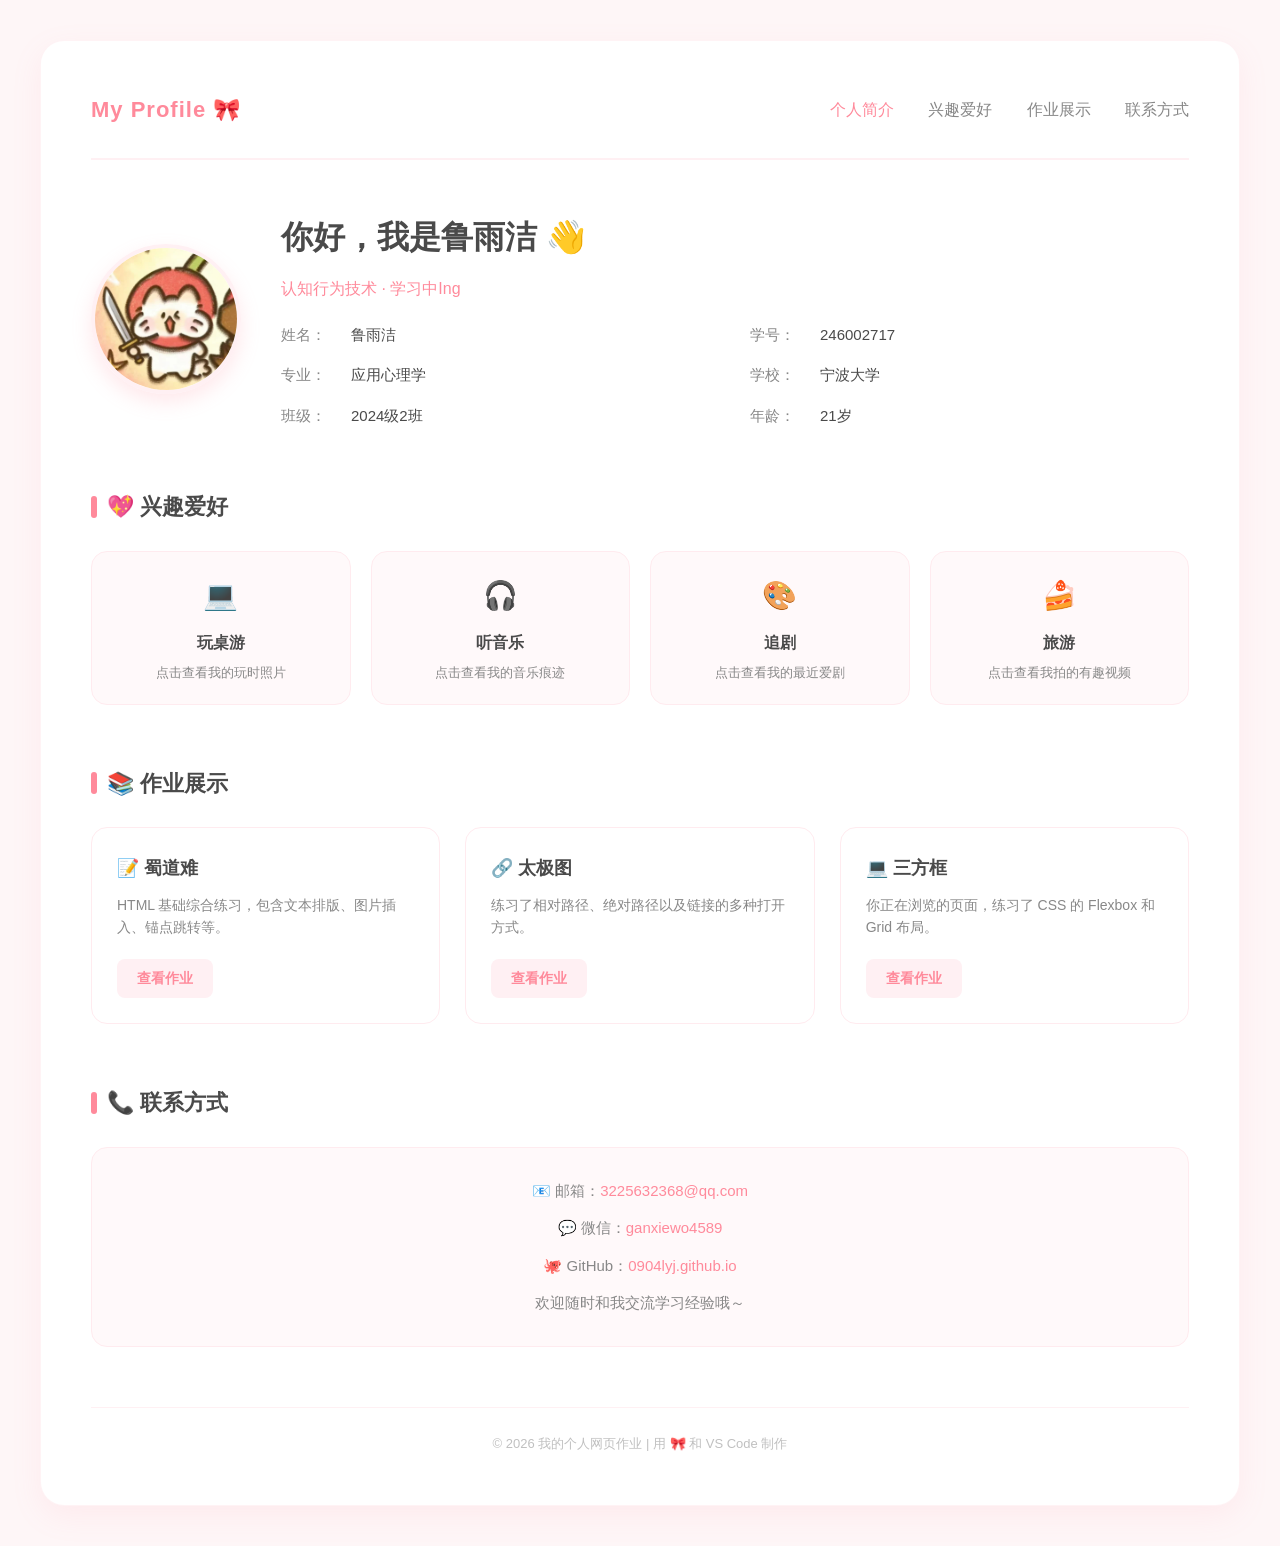
<file: index.html>
<!DOCTYPE html>
<html lang="zh-CN">
<head>
    <meta charset="UTF-8">
    <meta name="viewport" content="width=device-width, initial-scale=1.0">
    <title>我的个人主页 🎀</title>
    <link rel="stylesheet" href="style.css">
    <link rel="stylesheet" href="profile.css">
    <link rel="stylesheet" href="hobbies.css">
    <link rel="stylesheet" href="homework.css">
    <link rel="stylesheet" href="contact.css">
</head>
<body>
    <div class="container">
        <nav>
            <div class="logo">My Profile 🎀</div>
            <div class="nav-links">
                <a href="#profile" class="active">个人简介</a>
                <a href="#hobbies">兴趣爱好</a>
                <a href="#homework">作业展示</a>
                <a href="#contact">联系方式</a>
            </div>
        </nav>

        <!-- 1. 个人简介 -->
        <div class="profile-section" id="profile">
            <img src="avatar.jpg" alt="头像" class="avatar">
            <div class="profile-info">
                <h1>你好，我是鲁雨洁 👋</h1>
                <div class="subtitle">认知行为技术 · 学习中Ing</div>
                <!-- 基本信息 -->
                <div class="info-grid">
                    <div class="info-item"><span>姓名：</span>鲁雨洁</div>
                    <div class="info-item"><span>学号：</span>246002717</div>
                    <div class="info-item"><span>专业：</span>应用心理学</div>
                    <div class="info-item"><span>学校：</span>宁波大学</div>
                    <div class="info-item"><span>班级：</span>2024级2班</div>
                    <div class="info-item"><span>年龄：</span>21岁</div>
                </div>
            </div>
        </div>

        <!-- 2. 兴趣爱好 -->
        <div class="hobbies-section" id="hobbies">
            <h2 class="section-title">💖 兴趣爱好</h2>
            <div class="hobby-grid">
                <!-- 注意：这里的 onclick 改成了 openModal('xxx') 这种写法 -->
                <div class="hobby-card" onclick="openModal('img1')">
                    <span class="hobby-icon">💻</span>
                    <h3>玩桌游</h3>
                    <p>点击查看我的玩时照片</p>
                </div>
                <div class="hobby-card" onclick="openModal('img2')">
                    <span class="hobby-icon">🎧</span>
                    <h3>听音乐</h3>
                    <p>点击查看我的音乐痕迹</p>
                </div>
                <div class="hobby-card" onclick="openModal('img3')">
                    <span class="hobby-icon">🎨</span>
                    <h3>追剧</h3>
                    <p>点击查看我的最近爱剧</p>
                </div>
                <!-- 视频弹窗 -->
                <div class="hobby-card" onclick="openModal('video4')">
                    <span class="hobby-icon">🍰</span>
                    <h3>旅游</h3>
                    <p>点击查看我拍的有趣视频</p>
                </div>
            </div>
        </div>

        <!-- 3. 作业展示 -->
        <div class="homework-section" id="homework">
            <h2 class="section-title">📚 作业展示</h2>
            <div class="homework-grid">
                <div class="homework-card">
                    <h3>📝 蜀道难</h3>
                    <p>HTML 基础综合练习，包含文本排版、图片插入、锚点跳转等。</p>
                    <a href="练习文本-蜀道难.html" class="btn">查看作业</a>
                </div>
                <div class="homework-card">
                    <h3>🔗 太极图</h3>
                    <p>练习了相对路径、绝对路径以及链接的多种打开方式。</p>
                    <a href="04.html" class="btn">查看作业</a>
                </div>
                <div class="homework-card">
                    <h3>💻 三方框</h3>
                    <p>你正在浏览的页面，练习了 CSS 的 Flexbox 和 Grid 布局。</p>
                    <a href="02.html" class="btn">查看作业</a>
                </div>
            </div>
        </div>

        <!-- 4. 联系方式 -->
        <div class="contact-section" id="contact">
            <h2 class="section-title">📞 联系方式</h2>
            <div class="contact-box">
                <p>📧 邮箱：<a href="mailto:3225632368@qq.com" class="contact-link">3225632368@qq.com</a></p>
                <p>💬 微信：<span class="contact-link">ganxiewo4589</span></p>
                <p>🐙 GitHub：<a href="https://0904lyj.github.io" target="_blank" class="contact-link">0904lyj.github.io</a></p>
                <p class="contact-note">欢迎随时和我交流学习经验哦～</p>
            </div>
        </div>

        <!-- 底部 -->
        <footer>
            <p>© 2026 我的个人网页作业 | 用 🎀 和 VS Code 制作</p>
        </footer>

    </div>

    <!-- 1. 图片弹窗 (玩桌游) -->
    <div id="img1" class="modal-overlay" onclick="closeModal('img1')">
        <div class="modal-content">
            <img src="hobby1.jpg" alt="玩桌游">
            <p>点击空白处关闭</p>
        </div>
    </div>

    <!-- 2. 图片弹窗 (听音乐) -->
    <div id="img2" class="modal-overlay" onclick="closeModal('img2')">
        <div class="modal-content">
            <img src="hobby2.jpg" alt="听音乐">
            <p>点击空白处关闭</p>
        </div>
    </div>

    <!-- 3. 图片弹窗 (追剧) -->
    <div id="img3" class="modal-overlay" onclick="closeModal('img3')">
        <div class="modal-content">
            <img src="hobby3.jpg" alt="追剧">
            <p>点击空白处关闭</p>
        </div>
    </div>

    <!-- 4. 视频弹窗 (旅游) -->
    <div id="video4" class="modal-overlay" onclick="closeModal('video4')">
        <div class="modal-content" onclick="event.stopPropagation()">
            <video id="travelVideo" src="travel.mp4" controls></video>
            <p>点击空白处关闭</p>
        </div>
    </div>

    <script>
        // 打开弹窗
        function openModal(id) {
            document.getElementById(id).style.display = 'flex';
        }
        
        // 关闭弹窗
        function closeModal(id) {
            document.getElementById(id).style.display = 'none';
            
            if (id === 'video4') {
                const video = document.getElementById('travelVideo');
                video.pause();
                video.currentTime = 0;
            }
        }
    </script>

</body>
</html>
</file>
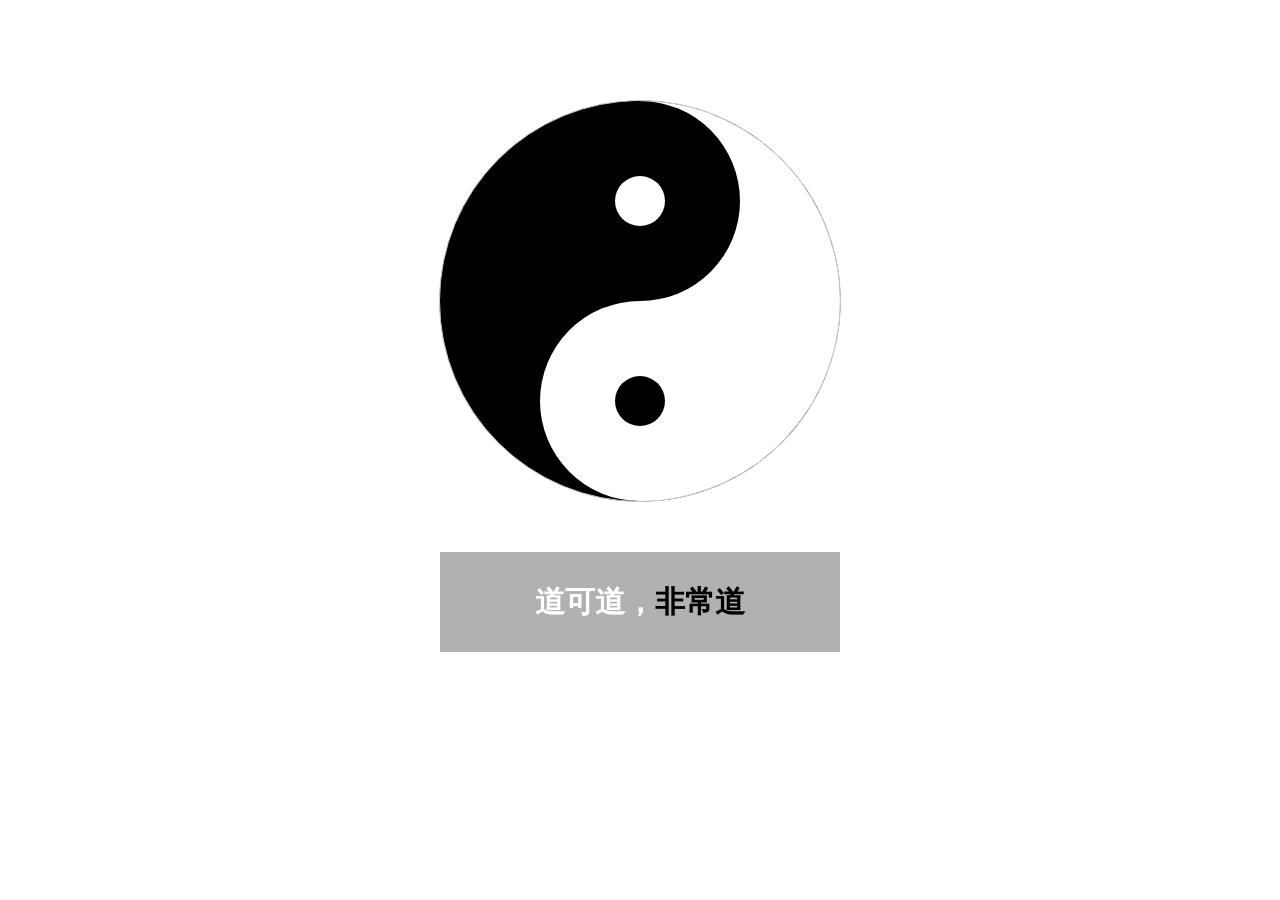
<file: 04.html>
<!DOCTYPE html>
<html lang="zh-CN">
<head>
    <meta charset="UTF-8">
    <title>练习2 - 太极与文字</title>
    <link rel="stylesheet" href="./04.css">
</head>
<body>
    <div class="taiji">
        <div class="half-white"></div>        
        <div class="top-black-circle"></div>  
        <div class="bottom-white-circle"></div>
        <div class="top-white-dot"></div>     
        <div class="bottom-black-dot"></div>  
    </div>
    <div class="text-box">
        <span class="text-white">道可道，</span><span class="text-black">非常道</span>
    </div>
</body>
</html>
</file>
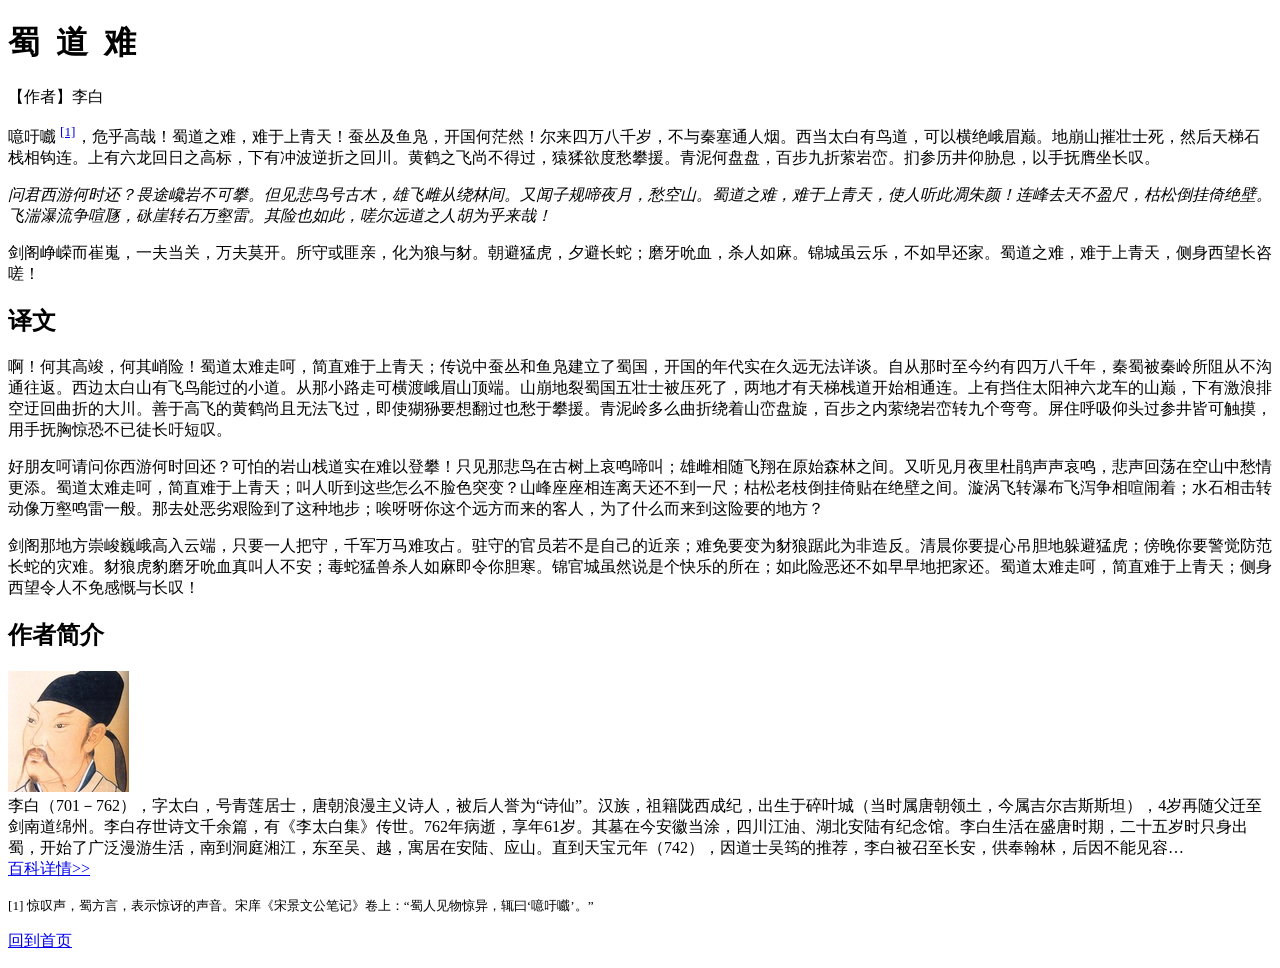
<file: 练习文本-蜀道难.html>
<!DOCTYPE html>
<html lang="zh-CN">
<head>
    <meta charset="UTF-8">
    <title>蜀道难</title>
</head>
<body>
    <a id="top"></a>
    <h1>蜀&nbsp;&nbsp;道&nbsp;&nbsp;难</h1>
    <p>【作者】李白</p>
    <p>
        噫吁嚱
        <sup><a href="#footnote1">[1]</a></sup>，危乎高哉！蜀道之难，难于上青天！蚕丛及鱼凫，开国何茫然！尔来四万八千岁，不与秦塞通人烟。西当太白有鸟道，可以横绝峨眉巅。地崩山摧壮士死，然后天梯石栈相钩连。上有六龙回日之高标，下有冲波逆折之回川。黄鹤之飞尚不得过，猿猱欲度愁攀援。青泥何盘盘，百步九折萦岩峦。扪参历井仰胁息，以手抚膺坐长叹。
    </p>
    <p>
        <i>问君西游何时还？畏途巉岩不可攀。但见悲鸟号古木，雄飞雌从绕林间。又闻子规啼夜月，愁空山。蜀道之难，难于上青天，使人听此凋朱颜！连峰去天不盈尺，枯松倒挂倚绝壁。飞湍瀑流争喧豗，砯崖转石万壑雷。其险也如此，嗟尔远道之人胡为乎来哉！</i>
    </p>
    <p>
        剑阁峥嵘而崔嵬，一夫当关，万夫莫开。所守或匪亲，化为狼与豺。朝避猛虎，夕避长蛇；磨牙吮血，杀人如麻。锦城虽云乐，不如早还家。蜀道之难，难于上青天，侧身西望长咨嗟！
    </p>
    <h2>译文</h2>
    <p>
        啊！何其高竣，何其峭险！蜀道太难走呵，简直难于上青天；传说中蚕丛和鱼凫建立了蜀国，开国的年代实在久远无法详谈。自从那时至今约有四万八千年，秦蜀被秦岭所阻从不沟通往返。西边太白山有飞鸟能过的小道。从那小路走可横渡峨眉山顶端。山崩地裂蜀国五壮士被压死了，两地才有天梯栈道开始相通连。上有挡住太阳神六龙车的山巅，下有激浪排空迂回曲折的大川。善于高飞的黄鹤尚且无法飞过，即使猢狲要想翻过也愁于攀援。青泥岭多么曲折绕着山峦盘旋，百步之内萦绕岩峦转九个弯弯。屏住呼吸仰头过参井皆可触摸，用手抚胸惊恐不已徒长吁短叹。
    </p>
    <p>
        好朋友呵请问你西游何时回还？可怕的岩山栈道实在难以登攀！只见那悲鸟在古树上哀鸣啼叫；雄雌相随飞翔在原始森林之间。又听见月夜里杜鹃声声哀鸣，悲声回荡在空山中愁情更添。蜀道太难走呵，简直难于上青天；叫人听到这些怎么不脸色突变？山峰座座相连离天还不到一尺；枯松老枝倒挂倚贴在绝壁之间。漩涡飞转瀑布飞泻争相喧闹着；水石相击转动像万壑鸣雷一般。那去处恶劣艰险到了这种地步；唉呀呀你这个远方而来的客人，为了什么而来到这险要的地方？
    </p>
    <p>
        剑阁那地方崇峻巍峨高入云端，只要一人把守，千军万马难攻占。驻守的官员若不是自己的近亲；难免要变为豺狼踞此为非造反。清晨你要提心吊胆地躲避猛虎；傍晚你要警觉防范长蛇的灾难。豺狼虎豹磨牙吮血真叫人不安；毒蛇猛兽杀人如麻即令你胆寒。锦官城虽然说是个快乐的所在；如此险恶还不如早早地把家还。蜀道太难走呵，简直难于上青天；侧身西望令人不免感慨与长叹！
    </p>
    <h2>作者简介</h2>
    <p>
        <a href="https://baike.baidu.com/item/%E6%9D%8E%E7%99%BD/1043?fr=kg_hanyu" target="_blank">
            <img src="portrait.jpg" alt="李白画像">
        </a>
        <br>
        李白（701－762），字太白，号青莲居士，唐朝浪漫主义诗人，被后人誉为“诗仙”。汉族，祖籍陇西成纪，出生于碎叶城（当时属唐朝领土，今属吉尔吉斯斯坦），4岁再随父迁至剑南道绵州。李白存世诗文千余篇，有《李太白集》传世。762年病逝，享年61岁。其墓在今安徽当涂，四川江油、湖北安陆有纪念馆。李白生活在盛唐时期，二十五岁时只身出蜀，开始了广泛漫游生活，南到洞庭湘江，东至吴、越，寓居在安陆、应山。直到天宝元年（742），因道士吴筠的推荐，李白被召至长安，供奉翰林，后因不能见容…
        <br>
        <a href="https://baike.baidu.com/item/%E6%9D%8E%E7%99%BD/1043?fr=kg_hanyu" target="_blank">百科详情&gt;&gt;</a>
    </p>
    <p id="footnote1">
        <small>[1] 惊叹声，蜀方言，表示惊讶的声音。宋庠《宋景文公笔记》卷上：“蜀人见物惊异，辄曰‘噫吁嚱’。”</small>
    </p>
    <p>
        <a href="#top">回到首页</a>
    </p>

</body>
</html>
</file>
<file: style.css>
/* 全局重置和基础变量 */
* { margin: 0; padding: 0; box-sizing: border-box; }

:root {
    --primary-pink: #FF8A9B;
    --bg-pink: #FEF6F7;
    --card-bg: #FFFFFF;
    --text-main: #4A4A4A;
    --text-light: #888888;
    --shadow: 0 10px 30px rgba(255, 138, 155, 0.1);
}

body {
    background-color: var(--bg-pink);
    color: var(--text-main);
    font-family: -apple-system, BlinkMacSystemFont, "PingFang SC", "Microsoft YaHei", sans-serif;
    line-height: 1.7;
    padding: 40px 20px;
    min-height: 100vh;
}

.container {
    max-width: 1200px;
    margin: 0 auto;
    background-color: var(--card-bg);
    border-radius: 24px;
    box-shadow: var(--shadow);
    padding: 50px;
    border: 1px solid rgba(255, 138, 155, 0.1);
}

/* 顶部导航栏 */
nav {
    display: flex;
    justify-content: space-between;
    align-items: center;
    padding-bottom: 30px;
    border-bottom: 2px solid #FFF0F3;
    margin-bottom: 50px;
}

.logo { font-size: 22px; font-weight: 700; color: var(--primary-pink); letter-spacing: 1px; }

.nav-links a {
    text-decoration: none; color: var(--text-light); margin-left: 30px;
    font-weight: 500; transition: color 0.3s;
}

.nav-links a:hover, .nav-links a.active { color: var(--primary-pink); }

/* 通用区块标题 */
.section-title {
    font-size: 22px; font-weight: 600; margin-bottom: 25px;
    display: flex; align-items: center; gap: 10px;
}

.section-title::before {
    content: ""; display: inline-block; width: 6px; height: 22px;
    background-color: var(--primary-pink); border-radius: 4px;
}

/* 底部版权 */
footer {
    margin-top: 60px; text-align: center; color: #C0C0C0;
    font-size: 13px; border-top: 1px solid #FFF0F3; padding-top: 25px;
}

/* 手机端适配 */
@media (max-width: 768px) {
    .container { padding: 30px 20px; }
    .nav-links { display: flex; flex-wrap: wrap; justify-content: center; gap: 15px; }
    .nav-links a { margin-left: 0; }
}
</file>
<file: profile.css>
.profile-section {
    display: flex;
    align-items: center;
    gap: 40px;
    margin-bottom: 60px;
}

.avatar {
    width: 150px; height: 150px; border-radius: 50%;
    object-fit: cover; border: 4px solid #FFF0F3;
    box-shadow: 0 8px 20px rgba(255, 138, 155, 0.2);
    flex-shrink: 0;
}

.profile-info { flex: 1; }

.profile-info h1 {
    font-size: 32px; font-weight: 600;
    margin-bottom: 10px; color: var(--text-main);
}

.profile-info .subtitle {
    color: var(--primary-pink); font-size: 16px;
    font-weight: 500; margin-bottom: 20px;
}

.info-grid {
    display: grid;
    grid-template-columns: repeat(2, 1fr);
    gap: 15px 30px;
}

.info-item {
    display: flex; align-items: center;
    gap: 10px; font-size: 15px; color: var(--text-main);
}

.info-item span { color: var(--text-light); min-width: 60px; }

/* 手机端个人简介适配 */
@media (max-width: 768px) {
    .profile-section { flex-direction: column; text-align: center; gap: 20px; }
    .info-grid { grid-template-columns: 1fr; text-align: left; }
}
</file>
<file: hobbies.css>
.hobbies-section { margin-bottom: 60px; }

.hobby-grid {
    display: grid;
    grid-template-columns: repeat(auto-fit, minmax(200px, 1fr));
    gap: 20px;
}

.hobby-card {
    background-color: #FFF9FA; border-radius: 16px; padding: 20px;
    text-align: center; border: 1px solid #FFEBEF;
    transition: transform 0.3s, box-shadow 0.3s;
    cursor: pointer; /* 鼠标变小手 */
}

.hobby-card:hover {
    transform: translateY(-5px);
    box-shadow: 0 8px 20px rgba(255, 138, 155, 0.15);
}

.hobby-icon { font-size: 28px; margin-bottom: 10px; display: block; }
.hobby-card h3 { font-size: 16px; font-weight: 600; margin-bottom: 5px; color: var(--text-main); }
.hobby-card p { font-size: 13px; color: var(--text-light); }

/* 半透明黑底遮罩层 */
.modal-overlay {
    display: none; 
    position: fixed;
    top: 0; left: 0; width: 100%; height: 100%;
    background: rgba(0, 0, 0, 0.85); /* 背景改暗一点，更像看图软件 */
    backdrop-filter: blur(5px); 
    z-index: 9999; 
    
    display: none; /* 保持默认隐藏，JS控制显示为flex */
    justify-content: center;
    align-items: flex-start; /* 顶部对齐，防止大图被截断头部 */
    overflow-y: auto; /* 允许垂直滚动 */
    padding: 40px 0; /* 上下留出一点空隙 */
}

/* 2. 修改白色外框：去掉高度限制 */
.modal-content {
    background: rgba(255, 255, 255, 0.95);
    padding: 20px;
    border-radius: 20px;
    text-align: center;
    width: 85%; /* 让白框占据屏幕宽度的 85% */
    max-width: 1200px; /* 最大宽度放得非常宽 */
    margin: auto; /* 保证如果内容不够高时，依然居中 */
    box-shadow: 0 20px 50px rgba(255, 138, 155, 0.4);
}

.modal-content img {
    width: 100%; /* 填满白框宽度 */
    height: auto; /* 高度根据宽度自动等比缩放，不再限制高度 */
    border-radius: 12px;
    display: block;
    margin: 0 auto;
}

/* 4. 视频保持不变 */
.modal-content video {
    max-width: 100%;
    max-height: 80vh;
    border-radius: 12px;
    outline: none;
}

.modal-content p {
    margin-top: 15px;
    color: var(--primary-pink);
    font-size: 16px;
    font-weight: bold;
}
</file>
<file: homework.css>
.homework-section { margin-bottom: 60px; }

.homework-grid {
    display: grid;
    grid-template-columns: repeat(auto-fit, minmax(250px, 1fr));
    gap: 25px;
}

.homework-card {
    background-color: #FFFFFF;
    border-radius: 16px;
    padding: 25px;
    border: 1px solid #FFEBEF;
    transition: all 0.3s;
    position: relative;
    overflow: hidden;
}

.homework-card::before {
    content: ""; position: absolute; top: 0; left: 0;
    width: 100%; height: 4px; background-color: var(--primary-pink);
    opacity: 0; transition: opacity 0.3s;
}

.homework-card:hover {
    box-shadow: 0 10px 25px rgba(255, 138, 155, 0.15);
    transform: translateY(-3px);
}

.homework-card:hover::before { opacity: 1; }

.homework-card h3 { font-size: 18px; font-weight: 600; margin-bottom: 10px; color: var(--text-main); }

.homework-card p { font-size: 14px; color: var(--text-light); margin-bottom: 20px; line-height: 1.6; }

.btn {
    display: inline-block; padding: 8px 20px;
    background-color: #FFF0F3; color: var(--primary-pink);
    text-decoration: none; border-radius: 8px;
    font-size: 14px; font-weight: 600; transition: all 0.3s;
}

.btn:hover { background-color: var(--primary-pink); color: #fff; }
</file>
<file: contact.css>
/* 联系方式板块外间距 */
.contact-section { 
    margin-bottom: 20px; 
}

/* 联系方式盒子 */
.contact-box {
    background-color: #FFF9FA;
    border-radius: 16px;
    padding: 30px;
    text-align: center;
    border: 1px solid #FFEBEF;
}

/* 每一行文字 */
.contact-box p { 
    margin-bottom: 12px; 
    font-size: 15px; 
    color: var(--text-light); 
}

/* 最后一行去掉底部边距 */
.contact-box p:last-child { 
    margin-bottom: 0; 
}

/* 链接样式（粉色，悬停有下划线） */
.contact-link {
    color: var(--primary-pink);
    text-decoration: none;
    font-weight: 500;
    transition: color 0.3s;
}

.contact-link:hover { 
    color: #E55B6D; 
    text-decoration: underline; 
}
</file>
<file: 04.css>
body {
    min-width: 1200px;
    min-height: 800px;
    margin: 0;
    padding: 0;
    display: flex;
    flex-direction: column;
    align-items: center;
    padding-top: 100px;
}
.taiji {
    width: 400px;      
    height: 400px;      
    border-radius: 50%; 
    background: black; 
    position: relative; 
    overflow: hidden;   
    border: 1px solid #ccc; 
    margin-bottom: 50px; 
}
.half-white {
    width: 200px;
    height: 400px;
    background: white; 
    position: absolute;
    left: 200px;       
}
.top-black-circle {
    width: 200px;
    height: 200px;
    background: black;
    border-radius: 50%;
    position: absolute;
    left: 100px; 
    top: 0;  
}
.bottom-white-circle {
    width: 200px;
    height: 200px;
    background: white;
    border-radius: 50%;
    position: absolute;
    left: 100px; 
    bottom: 0;   
}
.top-white-dot {
    width: 50px;
    height: 50px;
    background: white;
    border-radius: 50%;
    position: absolute;
    left: 175px; 
    top: 75px;   
}
.bottom-black-dot {
    width: 50px;
    height: 50px;
    background: black;
    border-radius: 50%;
    position: absolute;
    left: 175px; 
    bottom: 75px;/* 100 - 25 = 75 */
}
.text-box {
    width: 400px;
    height: 100px;
    background-color: rgba(100, 100, 100, 0.5); 
    display: flex;
    justify-content: center; 
    align-items: center;    
    font-size: 30px;
    font-weight: bold;
    font-family: "楷体", KaiTi, serif; 
}
.text-white {
    color: white;
}
.text-black {
    color: black;
}
</file>
